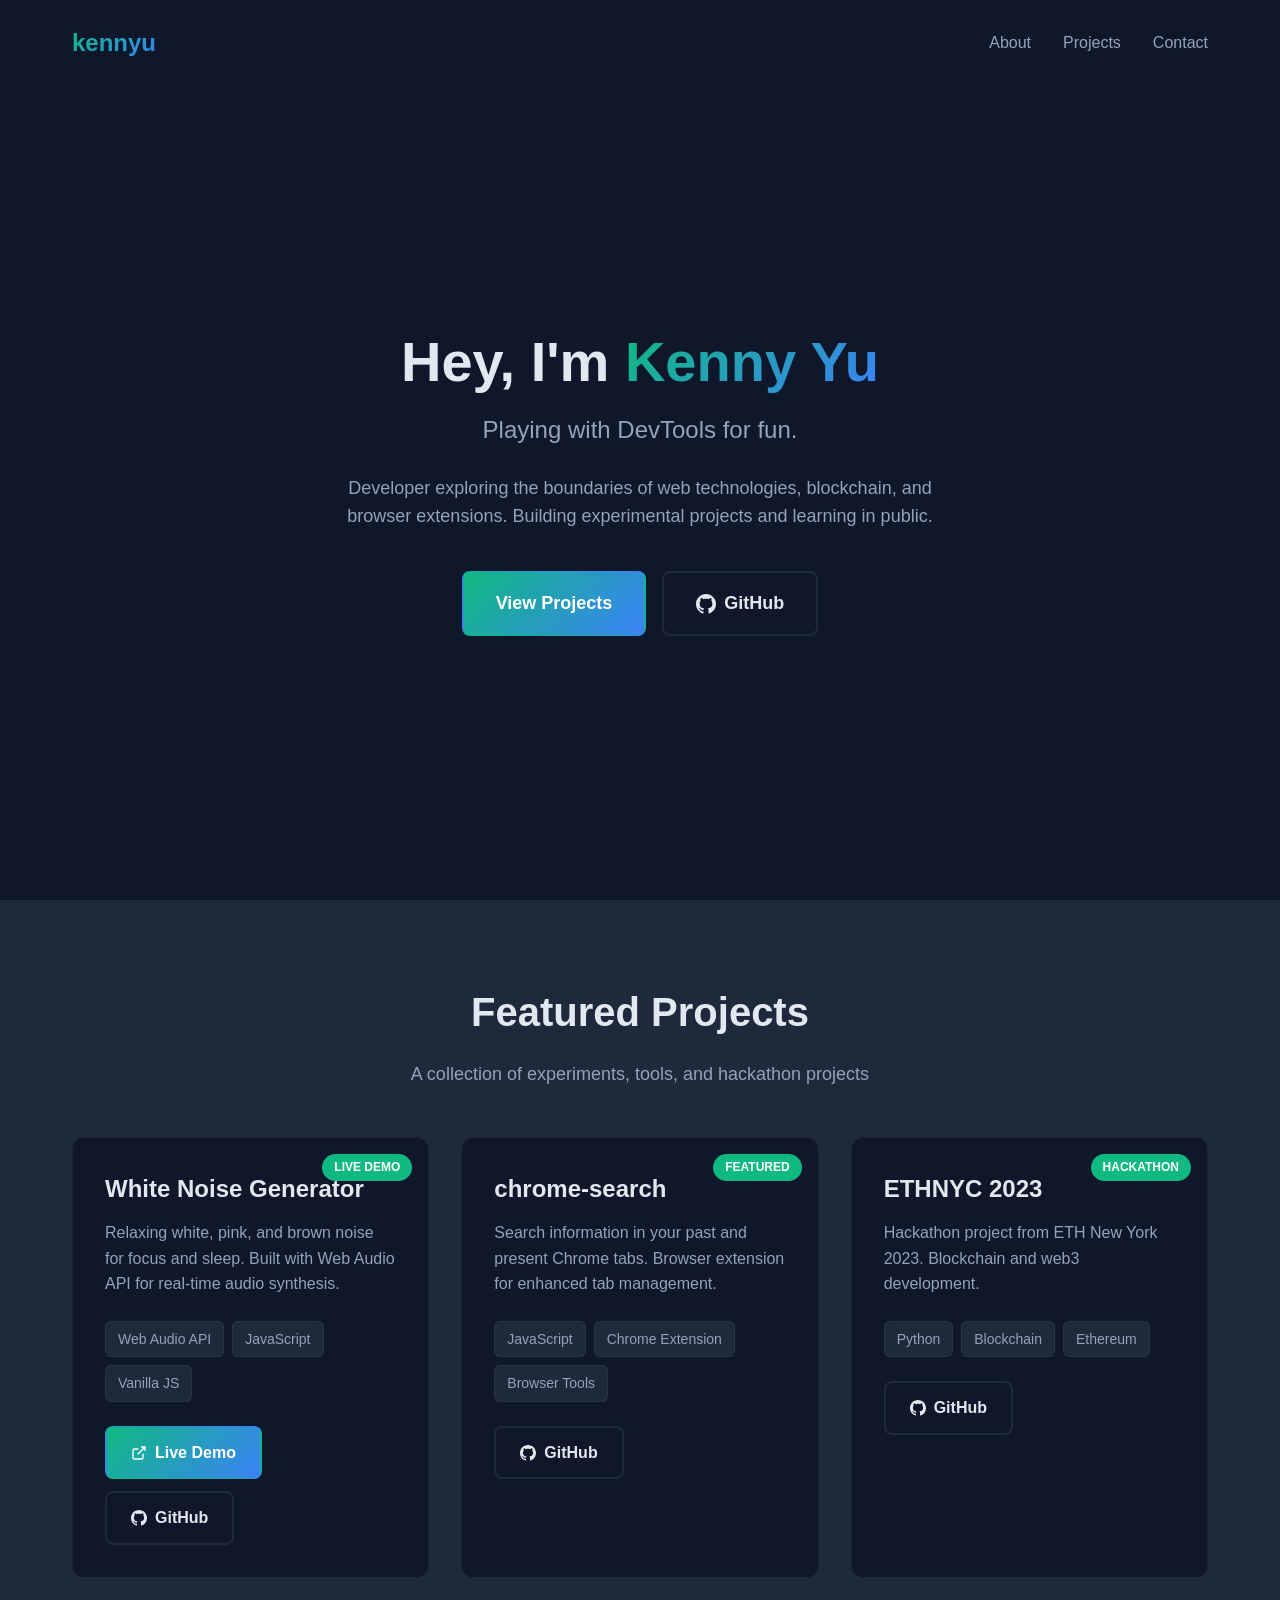
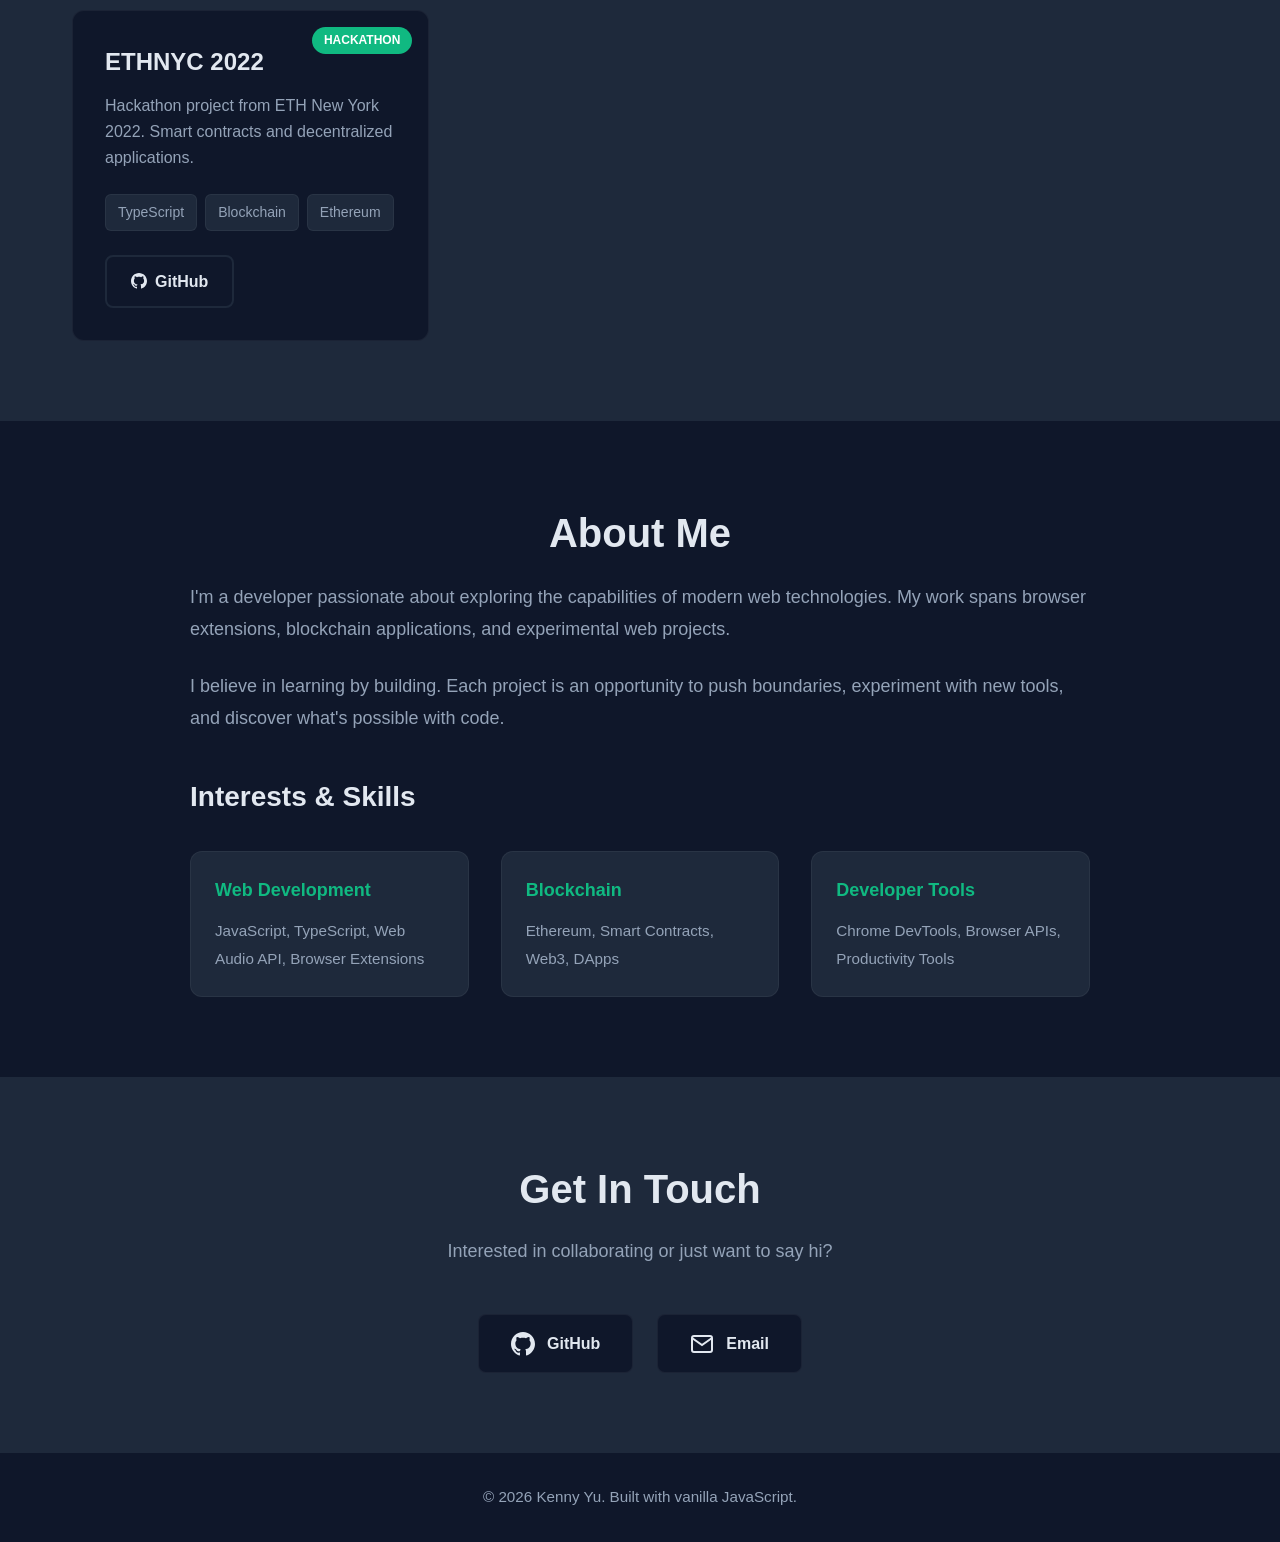
<file: index.html>
<!DOCTYPE html>
<html lang="en">
<head>
  <meta charset="UTF-8">
  <meta name="viewport" content="width=device-width, initial-scale=1.0">
  <meta name="description" content="Kenny Yu's portfolio - Developer playing with DevTools for fun. Explore my projects including blockchain, browser extensions, and web experiments.">
  <title>Kenny Yu - Developer Portfolio</title>
  <link rel="stylesheet" href="styles.css">
</head>
<body>
  <nav class="navbar">
    <div class="nav-container">
      <a href="#home" class="nav-logo">kennyu</a>
      <ul class="nav-menu">
        <li><a href="#about" class="nav-link">About</a></li>
        <li><a href="#projects" class="nav-link">Projects</a></li>
        <li><a href="#contact" class="nav-link">Contact</a></li>
      </ul>
    </div>
  </nav>

  <main>
    <section id="home" class="hero">
      <div class="hero-container">
        <h1 class="hero-title">Hey, I'm <span class="gradient-text">Kenny Yu</span></h1>
        <p class="hero-subtitle">Playing with DevTools for fun.</p>
        <p class="hero-description">
          Developer exploring the boundaries of web technologies, blockchain, and browser extensions.
          Building experimental projects and learning in public.
        </p>
        <div class="hero-buttons">
          <a href="#projects" class="btn btn-primary btn-large">View Projects</a>
          <a href="https://github.com/kennyu" class="btn btn-secondary btn-large" target="_blank" rel="noopener noreferrer">
            <svg width="20" height="20" viewBox="0 0 24 24" fill="currentColor">
              <path d="M12 0c-6.626 0-12 5.373-12 12 0 5.302 3.438 9.8 8.207 11.387.599.111.793-.261.793-.577v-2.234c-3.338.726-4.033-1.416-4.033-1.416-.546-1.387-1.333-1.756-1.333-1.756-1.089-.745.083-.729.083-.729 1.205.084 1.839 1.237 1.839 1.237 1.07 1.834 2.807 1.304 3.492.997.107-.775.418-1.305.762-1.604-2.665-.305-5.467-1.334-5.467-5.931 0-1.311.469-2.381 1.236-3.221-.124-.303-.535-1.524.117-3.176 0 0 1.008-.322 3.301 1.23.957-.266 1.983-.399 3.003-.404 1.02.005 2.047.138 3.006.404 2.291-1.552 3.297-1.23 3.297-1.23.653 1.653.242 2.874.118 3.176.77.84 1.235 1.911 1.235 3.221 0 4.609-2.807 5.624-5.479 5.921.43.372.823 1.102.823 2.222v3.293c0 .319.192.694.801.576 4.765-1.589 8.199-6.086 8.199-11.386 0-6.627-5.373-12-12-12z"/>
            </svg>
            GitHub
          </a>
        </div>
      </div>
    </section>

    <section id="projects" class="projects">
      <div class="container">
        <h2 class="section-title">Featured Projects</h2>
        <p class="section-subtitle">A collection of experiments, tools, and hackathon projects</p>
        <div id="projects-grid" class="projects-grid">
          <!-- Projects will be dynamically inserted here -->
        </div>
      </div>
    </section>

    <section id="about" class="about">
      <div class="container">
        <h2 class="section-title">About Me</h2>
        <div class="about-content">
          <div class="about-text">
            <p>
              I'm a developer passionate about exploring the capabilities of modern web technologies.
              My work spans browser extensions, blockchain applications, and experimental web projects.
            </p>
            <p>
              I believe in learning by building. Each project is an opportunity to push boundaries,
              experiment with new tools, and discover what's possible with code.
            </p>
            <h3>Interests & Skills</h3>
            <div class="skills-grid">
              <div class="skill-category">
                <h4>Web Development</h4>
                <p>JavaScript, TypeScript, Web Audio API, Browser Extensions</p>
              </div>
              <div class="skill-category">
                <h4>Blockchain</h4>
                <p>Ethereum, Smart Contracts, Web3, DApps</p>
              </div>
              <div class="skill-category">
                <h4>Developer Tools</h4>
                <p>Chrome DevTools, Browser APIs, Productivity Tools</p>
              </div>
            </div>
          </div>
        </div>
      </div>
    </section>

    <section id="contact" class="contact">
      <div class="container">
        <h2 class="section-title">Get In Touch</h2>
        <p class="section-subtitle">Interested in collaborating or just want to say hi?</p>
        <div class="contact-links">
          <a href="https://github.com/kennyu" class="contact-link" target="_blank" rel="noopener noreferrer">
            <svg width="24" height="24" viewBox="0 0 24 24" fill="currentColor">
              <path d="M12 0c-6.626 0-12 5.373-12 12 0 5.302 3.438 9.8 8.207 11.387.599.111.793-.261.793-.577v-2.234c-3.338.726-4.033-1.416-4.033-1.416-.546-1.387-1.333-1.756-1.333-1.756-1.089-.745.083-.729.083-.729 1.205.084 1.839 1.237 1.839 1.237 1.07 1.834 2.807 1.304 3.492.997.107-.775.418-1.305.762-1.604-2.665-.305-5.467-1.334-5.467-5.931 0-1.311.469-2.381 1.236-3.221-.124-.303-.535-1.524.117-3.176 0 0 1.008-.322 3.301 1.23.957-.266 1.983-.399 3.003-.404 1.02.005 2.047.138 3.006.404 2.291-1.552 3.297-1.23 3.297-1.23.653 1.653.242 2.874.118 3.176.77.84 1.235 1.911 1.235 3.221 0 4.609-2.807 5.624-5.479 5.921.43.372.823 1.102.823 2.222v3.293c0 .319.192.694.801.576 4.765-1.589 8.199-6.086 8.199-11.386 0-6.627-5.373-12-12-12z"/>
            </svg>
            GitHub
          </a>
          <a href="mailto:your.email@example.com" class="contact-link">
            <svg width="24" height="24" viewBox="0 0 24 24" fill="none" stroke="currentColor" stroke-width="2">
              <path d="M4 4h16c1.1 0 2 .9 2 2v12c0 1.1-.9 2-2 2H4c-1.1 0-2-.9-2-2V6c0-1.1.9-2 2-2z"></path>
              <polyline points="22,6 12,13 2,6"></polyline>
            </svg>
            Email
          </a>
        </div>
      </div>
    </section>
  </main>

  <footer class="footer">
    <div class="container">
      <p>&copy; 2026 Kenny Yu. Built with vanilla JavaScript.</p>
    </div>
  </footer>

  <script src="projects.js"></script>
  <script>
    // Smooth scrolling for navigation links
    document.querySelectorAll('a[href^="#"]').forEach(anchor => {
      anchor.addEventListener('click', function (e) {
        e.preventDefault();
        const target = document.querySelector(this.getAttribute('href'));
        if (target) {
          target.scrollIntoView({
            behavior: 'smooth',
            block: 'start'
          });
        }
      });
    });

    // Navbar background on scroll
    const navbar = document.querySelector('.navbar');
    window.addEventListener('scroll', () => {
      if (window.scrollY > 50) {
        navbar.classList.add('scrolled');
      } else {
        navbar.classList.remove('scrolled');
      }
    });
  </script>
</body>
</html>
</file>
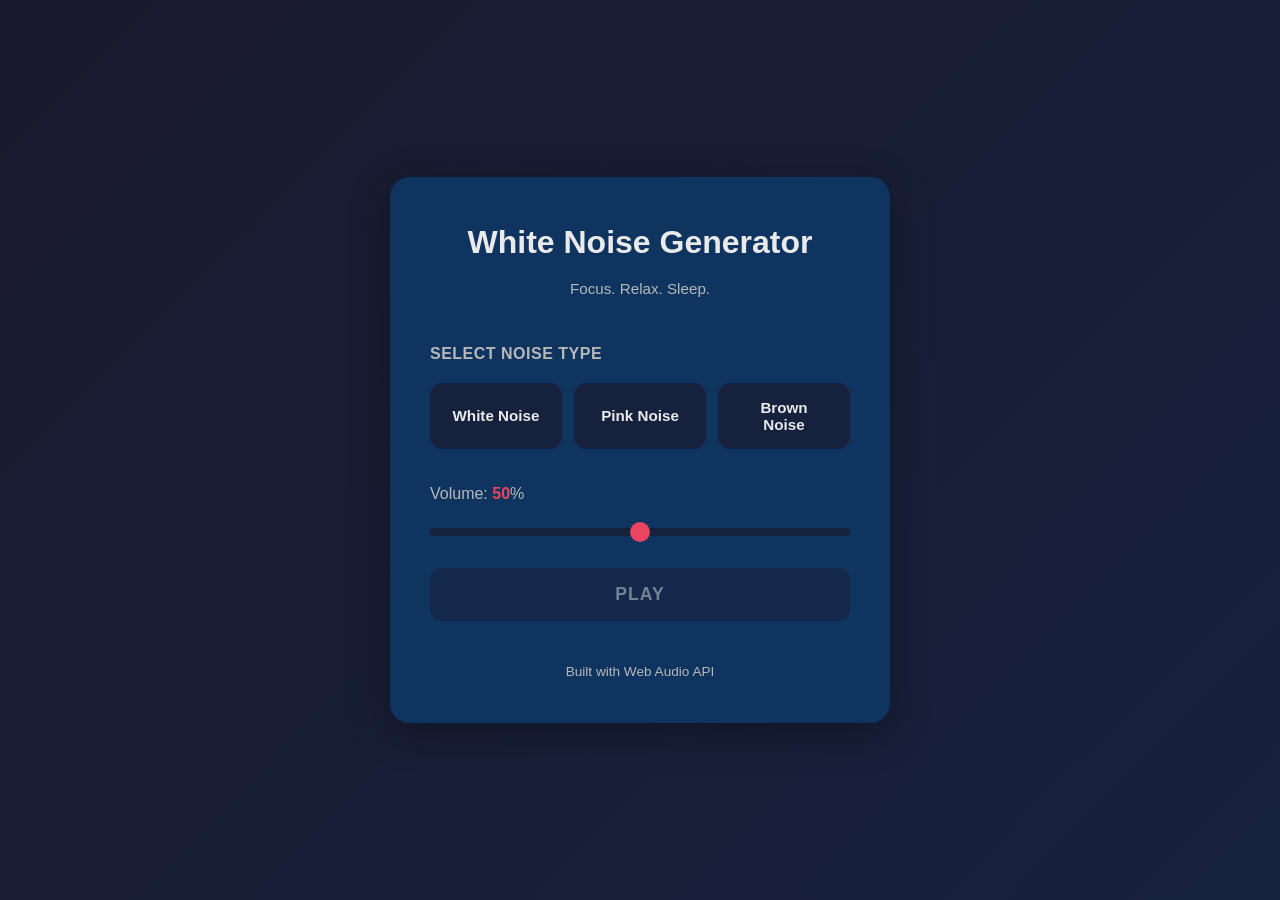
<file: white-noise/index.html>
<!DOCTYPE html>
<html lang="en">
<head>
  <meta charset="UTF-8">
  <meta name="viewport" content="width=device-width, initial-scale=1.0">
  <meta name="description" content="A simple white noise generator for focus and relaxation">
  <title>White Noise Generator</title>
  <link rel="stylesheet" href="styles.css">
</head>
<body>
  <div class="container">
    <header>
      <h1>White Noise Generator</h1>
      <p class="subtitle">Focus. Relax. Sleep.</p>
    </header>

    <main>
      <section class="noise-types">
        <h2>Select Noise Type</h2>
        <div class="button-group">
          <button id="white-btn" class="noise-btn" data-type="white">White Noise</button>
          <button id="pink-btn" class="noise-btn" data-type="pink">Pink Noise</button>
          <button id="brown-btn" class="noise-btn" data-type="brown">Brown Noise</button>
        </div>
      </section>

      <section class="controls">
        <div class="volume-control">
          <label for="volume">
            Volume: <span id="volume-display">50</span>%
          </label>
          <input
            type="range"
            id="volume"
            min="0"
            max="100"
            value="50"
            aria-label="Volume control"
          >
        </div>

        <button id="play-pause-btn" class="play-btn" disabled>
          <span class="play-text">Play</span>
        </button>
      </section>
    </main>

    <footer>
      <p>Built with Web Audio API</p>
    </footer>
  </div>

  <script type="module" src="app.js"></script>
</body>
</html>
</file>
<file: styles.css>
:root {
  --bg-primary: #0f172a;
  --bg-secondary: #1e293b;
  --bg-card: #1e293b;
  --text-primary: #e2e8f0;
  --text-secondary: #94a3b8;
  --accent-primary: #10b981;
  --accent-secondary: #3b82f6;
  --gradient: linear-gradient(135deg, #10b981 0%, #3b82f6 100%);
  --shadow: 0 4px 6px rgba(0, 0, 0, 0.1);
  --shadow-lg: 0 10px 25px rgba(0, 0, 0, 0.2);
}

* {
  margin: 0;
  padding: 0;
  box-sizing: border-box;
}

html {
  scroll-behavior: smooth;
}

body {
  font-family: -apple-system, BlinkMacSystemFont, 'Segoe UI', Roboto, Oxygen, Ubuntu, Cantarell, sans-serif;
  background-color: var(--bg-primary);
  color: var(--text-primary);
  line-height: 1.6;
  overflow-x: hidden;
}

.container {
  max-width: 1200px;
  margin: 0 auto;
  padding: 0 2rem;
}

/* Navigation */
.navbar {
  position: fixed;
  top: 0;
  left: 0;
  right: 0;
  z-index: 1000;
  background-color: transparent;
  transition: background-color 0.3s ease, backdrop-filter 0.3s ease;
}

.navbar.scrolled {
  background-color: rgba(15, 23, 42, 0.9);
  backdrop-filter: blur(10px);
  box-shadow: var(--shadow);
}

.nav-container {
  max-width: 1200px;
  margin: 0 auto;
  padding: 1.5rem 2rem;
  display: flex;
  justify-content: space-between;
  align-items: center;
}

.nav-logo {
  font-size: 1.5rem;
  font-weight: 700;
  color: var(--text-primary);
  text-decoration: none;
  background: var(--gradient);
  -webkit-background-clip: text;
  -webkit-text-fill-color: transparent;
  background-clip: text;
}

.nav-menu {
  display: flex;
  list-style: none;
  gap: 2rem;
}

.nav-link {
  color: var(--text-secondary);
  text-decoration: none;
  font-weight: 500;
  transition: color 0.3s ease;
}

.nav-link:hover {
  color: var(--accent-primary);
}

/* Hero Section */
.hero {
  min-height: 100vh;
  display: flex;
  align-items: center;
  justify-content: center;
  padding: 8rem 2rem 4rem;
  text-align: center;
}

.hero-container {
  max-width: 800px;
}

.hero-title {
  font-size: 3.5rem;
  font-weight: 800;
  margin-bottom: 1rem;
  line-height: 1.2;
}

.gradient-text {
  background: var(--gradient);
  -webkit-background-clip: text;
  -webkit-text-fill-color: transparent;
  background-clip: text;
}

.hero-subtitle {
  font-size: 1.5rem;
  color: var(--text-secondary);
  margin-bottom: 1.5rem;
}

.hero-description {
  font-size: 1.125rem;
  color: var(--text-secondary);
  margin-bottom: 2.5rem;
  max-width: 600px;
  margin-left: auto;
  margin-right: auto;
}

.hero-buttons {
  display: flex;
  gap: 1rem;
  justify-content: center;
  flex-wrap: wrap;
}

/* Buttons */
.btn {
  display: inline-flex;
  align-items: center;
  gap: 0.5rem;
  padding: 0.75rem 1.5rem;
  border-radius: 8px;
  font-weight: 600;
  text-decoration: none;
  transition: all 0.3s ease;
  border: 2px solid transparent;
  cursor: pointer;
}

.btn-large {
  padding: 1rem 2rem;
  font-size: 1.125rem;
}

.btn-primary {
  background: var(--gradient);
  color: white;
}

.btn-primary:hover {
  transform: translateY(-2px);
  box-shadow: var(--shadow-lg);
}

.btn-secondary {
  background: transparent;
  color: var(--text-primary);
  border-color: var(--bg-secondary);
}

.btn-secondary:hover {
  border-color: var(--accent-primary);
  background: var(--bg-secondary);
}

/* Sections */
section {
  padding: 5rem 0;
}

.section-title {
  font-size: 2.5rem;
  font-weight: 700;
  text-align: center;
  margin-bottom: 1rem;
}

.section-subtitle {
  text-align: center;
  color: var(--text-secondary);
  font-size: 1.125rem;
  margin-bottom: 3rem;
}

/* Projects Section */
.projects {
  background-color: var(--bg-secondary);
}

.projects-grid {
  display: grid;
  grid-template-columns: repeat(auto-fit, minmax(320px, 1fr));
  gap: 2rem;
  margin-top: 3rem;
}

.project-card {
  background: var(--bg-primary);
  border-radius: 12px;
  padding: 2rem;
  position: relative;
  transition: all 0.3s ease;
  border: 1px solid rgba(255, 255, 255, 0.05);
}

.project-card:hover {
  transform: translateY(-5px);
  box-shadow: var(--shadow-lg);
  border-color: var(--accent-primary);
}

.project-badge {
  position: absolute;
  top: 1rem;
  right: 1rem;
  background: var(--accent-primary);
  color: white;
  padding: 0.25rem 0.75rem;
  border-radius: 20px;
  font-size: 0.75rem;
  font-weight: 600;
  text-transform: uppercase;
}

.project-title {
  font-size: 1.5rem;
  margin-bottom: 0.75rem;
  color: var(--text-primary);
}

.project-description {
  color: var(--text-secondary);
  margin-bottom: 1.5rem;
  line-height: 1.6;
}

.project-tags {
  display: flex;
  flex-wrap: wrap;
  gap: 0.5rem;
  margin-bottom: 1.5rem;
}

.tag {
  background: var(--bg-secondary);
  color: var(--text-secondary);
  padding: 0.375rem 0.75rem;
  border-radius: 6px;
  font-size: 0.875rem;
  border: 1px solid rgba(255, 255, 255, 0.05);
}

.project-links {
  display: flex;
  gap: 0.75rem;
  flex-wrap: wrap;
}

/* About Section */
.about-content {
  max-width: 900px;
  margin: 0 auto;
}

.about-text p {
  font-size: 1.125rem;
  color: var(--text-secondary);
  margin-bottom: 1.5rem;
  line-height: 1.8;
}

.about-text h3 {
  font-size: 1.75rem;
  margin: 2.5rem 0 1.5rem;
  color: var(--text-primary);
}

.skills-grid {
  display: grid;
  grid-template-columns: repeat(auto-fit, minmax(250px, 1fr));
  gap: 2rem;
  margin-top: 2rem;
}

.skill-category {
  background: var(--bg-secondary);
  padding: 1.5rem;
  border-radius: 12px;
  border: 1px solid rgba(255, 255, 255, 0.05);
}

.skill-category h4 {
  color: var(--accent-primary);
  font-size: 1.125rem;
  margin-bottom: 0.75rem;
}

.skill-category p {
  color: var(--text-secondary);
  font-size: 0.95rem;
  margin: 0;
}

/* Contact Section */
.contact {
  background-color: var(--bg-secondary);
}

.contact-links {
  display: flex;
  justify-content: center;
  gap: 1.5rem;
  flex-wrap: wrap;
  margin-top: 2rem;
}

.contact-link {
  display: inline-flex;
  align-items: center;
  gap: 0.75rem;
  padding: 1rem 2rem;
  background: var(--bg-primary);
  color: var(--text-primary);
  text-decoration: none;
  border-radius: 8px;
  font-weight: 600;
  transition: all 0.3s ease;
  border: 1px solid rgba(255, 255, 255, 0.05);
}

.contact-link:hover {
  transform: translateY(-2px);
  border-color: var(--accent-primary);
  box-shadow: var(--shadow);
}

/* Footer */
.footer {
  padding: 2rem;
  text-align: center;
  color: var(--text-secondary);
  font-size: 0.95rem;
}

/* Responsive Design */
@media (max-width: 768px) {
  .nav-menu {
    gap: 1rem;
  }

  .hero-title {
    font-size: 2.5rem;
  }

  .hero-subtitle {
    font-size: 1.25rem;
  }

  .hero {
    padding-top: 6rem;
  }

  .section-title {
    font-size: 2rem;
  }

  .projects-grid {
    grid-template-columns: 1fr;
  }

  .skills-grid {
    grid-template-columns: 1fr;
  }
}

@media (max-width: 480px) {
  .nav-container {
    padding: 1rem;
  }

  .nav-menu {
    gap: 0.75rem;
    font-size: 0.9rem;
  }

  .hero-title {
    font-size: 2rem;
  }

  .container {
    padding: 0 1rem;
  }

  section {
    padding: 3rem 0;
  }
}
</file>
<file: white-noise/styles.css>
:root {
  --bg-primary: #1a1a2e;
  --bg-secondary: #16213e;
  --bg-card: #0f3460;
  --text-primary: #eaeaea;
  --text-secondary: #b8b8b8;
  --accent: #e94560;
  --accent-hover: #d63651;
  --shadow: rgba(0, 0, 0, 0.3);
}

* {
  margin: 0;
  padding: 0;
  box-sizing: border-box;
}

body {
  font-family: -apple-system, BlinkMacSystemFont, 'Segoe UI', Roboto, Oxygen, Ubuntu, Cantarell, sans-serif;
  background: linear-gradient(135deg, var(--bg-primary) 0%, var(--bg-secondary) 100%);
  color: var(--text-primary);
  min-height: 100vh;
  display: flex;
  align-items: center;
  justify-content: center;
  padding: 1rem;
  line-height: 1.6;
}

.container {
  max-width: 500px;
  width: 100%;
  background: var(--bg-card);
  border-radius: 20px;
  padding: 2.5rem;
  box-shadow: 0 10px 40px var(--shadow);
}

header {
  text-align: center;
  margin-bottom: 2.5rem;
}

h1 {
  font-size: 2rem;
  font-weight: 700;
  margin-bottom: 0.5rem;
  color: var(--text-primary);
}

.subtitle {
  color: var(--text-secondary);
  font-size: 0.95rem;
}

h2 {
  font-size: 1rem;
  font-weight: 600;
  margin-bottom: 1rem;
  color: var(--text-secondary);
  text-transform: uppercase;
  letter-spacing: 0.5px;
}

.noise-types {
  margin-bottom: 2rem;
}

.button-group {
  display: grid;
  grid-template-columns: repeat(auto-fit, minmax(120px, 1fr));
  gap: 0.75rem;
}

.noise-btn {
  background: var(--bg-secondary);
  color: var(--text-primary);
  border: 2px solid transparent;
  padding: 0.875rem 1.25rem;
  border-radius: 12px;
  font-size: 0.95rem;
  font-weight: 600;
  cursor: pointer;
  transition: all 0.3s ease;
  outline: none;
}

.noise-btn:hover {
  background: var(--bg-primary);
  transform: translateY(-2px);
}

.noise-btn:active {
  transform: translateY(0);
}

.noise-btn.active {
  background: var(--accent);
  border-color: var(--accent);
  color: white;
}

.controls {
  margin-top: 2rem;
}

.volume-control {
  margin-bottom: 1.5rem;
}

.volume-control label {
  display: block;
  margin-bottom: 0.75rem;
  font-weight: 500;
  color: var(--text-secondary);
}

#volume-display {
  color: var(--accent);
  font-weight: 700;
}

input[type="range"] {
  width: 100%;
  height: 8px;
  border-radius: 5px;
  background: var(--bg-secondary);
  outline: none;
  -webkit-appearance: none;
  appearance: none;
}

input[type="range"]::-webkit-slider-thumb {
  -webkit-appearance: none;
  appearance: none;
  width: 20px;
  height: 20px;
  border-radius: 50%;
  background: var(--accent);
  cursor: pointer;
  transition: all 0.2s ease;
}

input[type="range"]::-moz-range-thumb {
  width: 20px;
  height: 20px;
  border-radius: 50%;
  background: var(--accent);
  cursor: pointer;
  border: none;
  transition: all 0.2s ease;
}

input[type="range"]::-webkit-slider-thumb:hover {
  transform: scale(1.2);
  box-shadow: 0 0 10px var(--accent);
}

input[type="range"]::-moz-range-thumb:hover {
  transform: scale(1.2);
  box-shadow: 0 0 10px var(--accent);
}

.play-btn {
  width: 100%;
  background: var(--accent);
  color: white;
  border: none;
  padding: 1rem;
  border-radius: 12px;
  font-size: 1.1rem;
  font-weight: 700;
  cursor: pointer;
  transition: all 0.3s ease;
  outline: none;
  text-transform: uppercase;
  letter-spacing: 1px;
}

.play-btn:hover:not(:disabled) {
  background: var(--accent-hover);
  transform: translateY(-2px);
  box-shadow: 0 5px 15px rgba(233, 69, 96, 0.4);
}

.play-btn:active:not(:disabled) {
  transform: translateY(0);
}

.play-btn:disabled {
  background: var(--bg-secondary);
  color: var(--text-secondary);
  cursor: not-allowed;
  opacity: 0.6;
}

.play-btn.playing {
  background: var(--bg-secondary);
  color: var(--text-primary);
}

.play-btn.playing:hover {
  background: var(--bg-primary);
}

footer {
  margin-top: 2.5rem;
  text-align: center;
  color: var(--text-secondary);
  font-size: 0.85rem;
}

@media (max-width: 480px) {
  .container {
    padding: 1.5rem;
  }

  h1 {
    font-size: 1.5rem;
  }

  .button-group {
    grid-template-columns: 1fr;
  }

  .noise-btn {
    padding: 1rem;
  }
}
</file>
